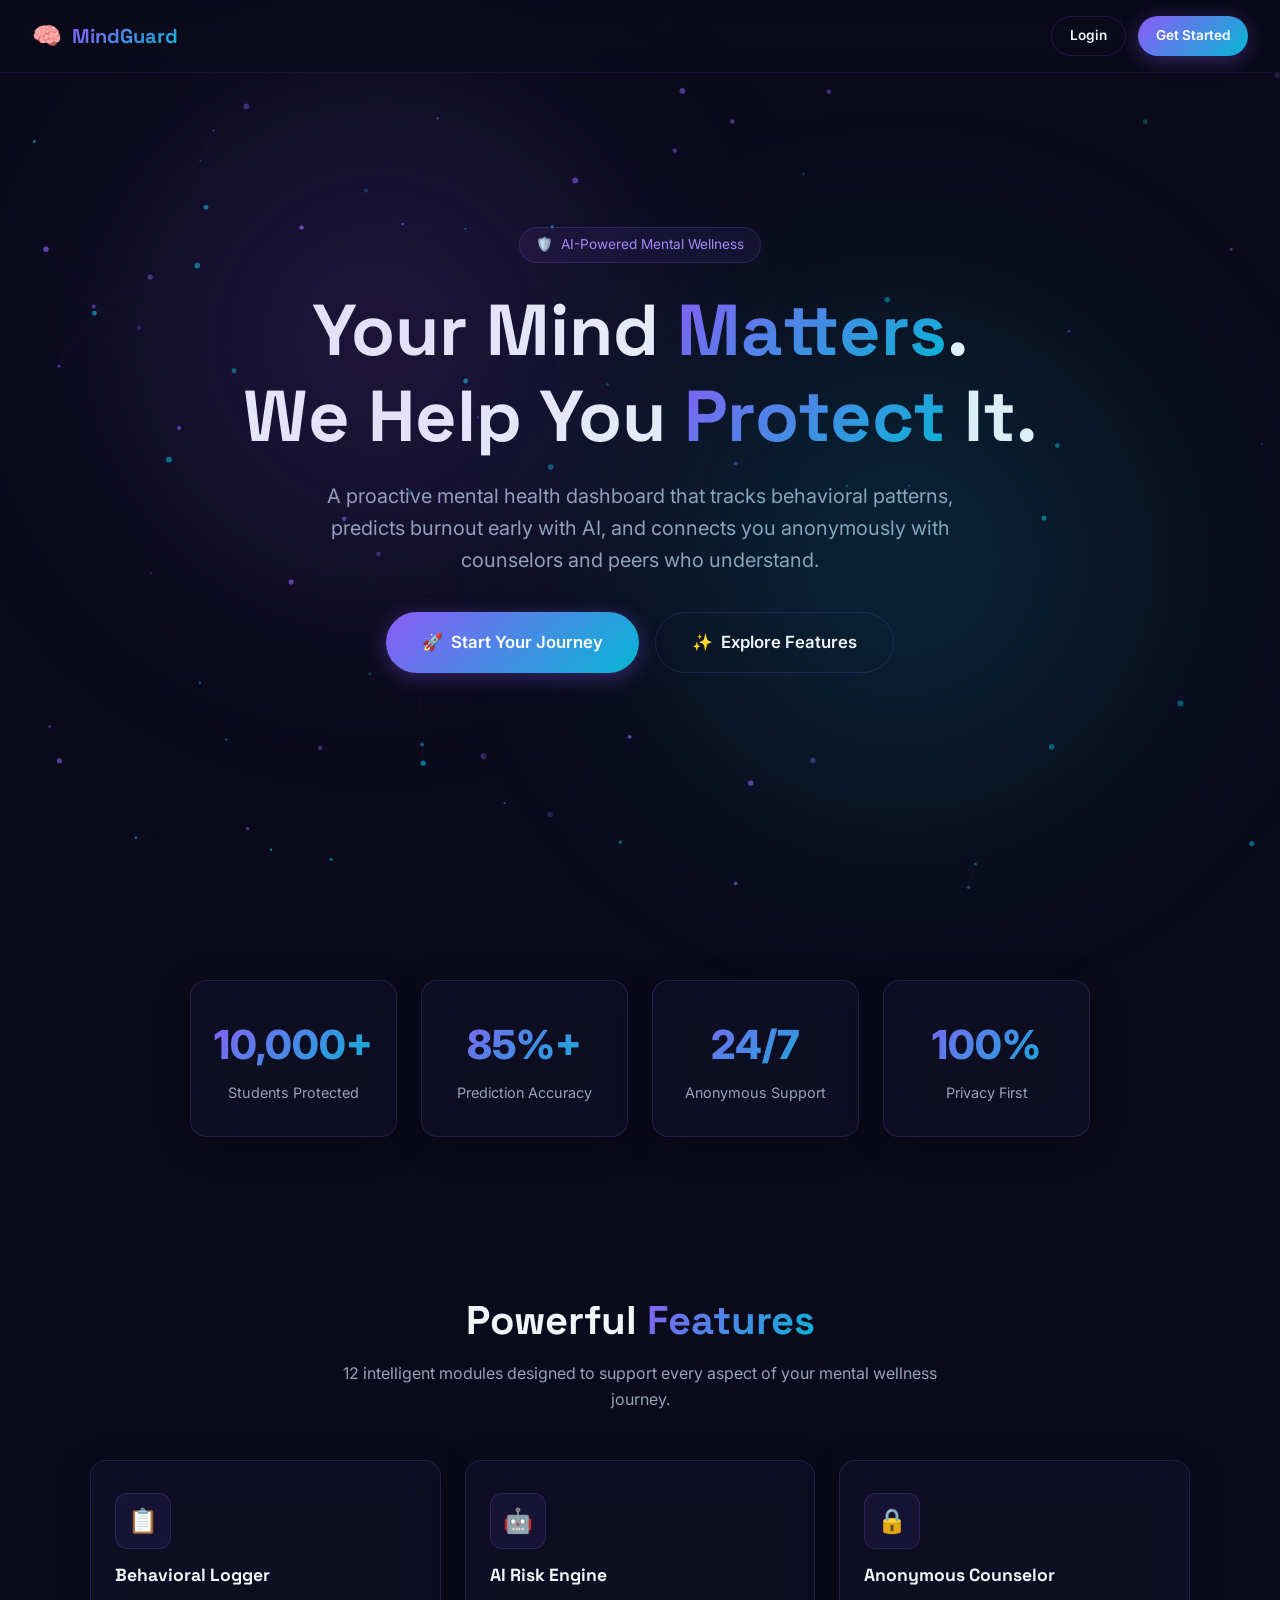
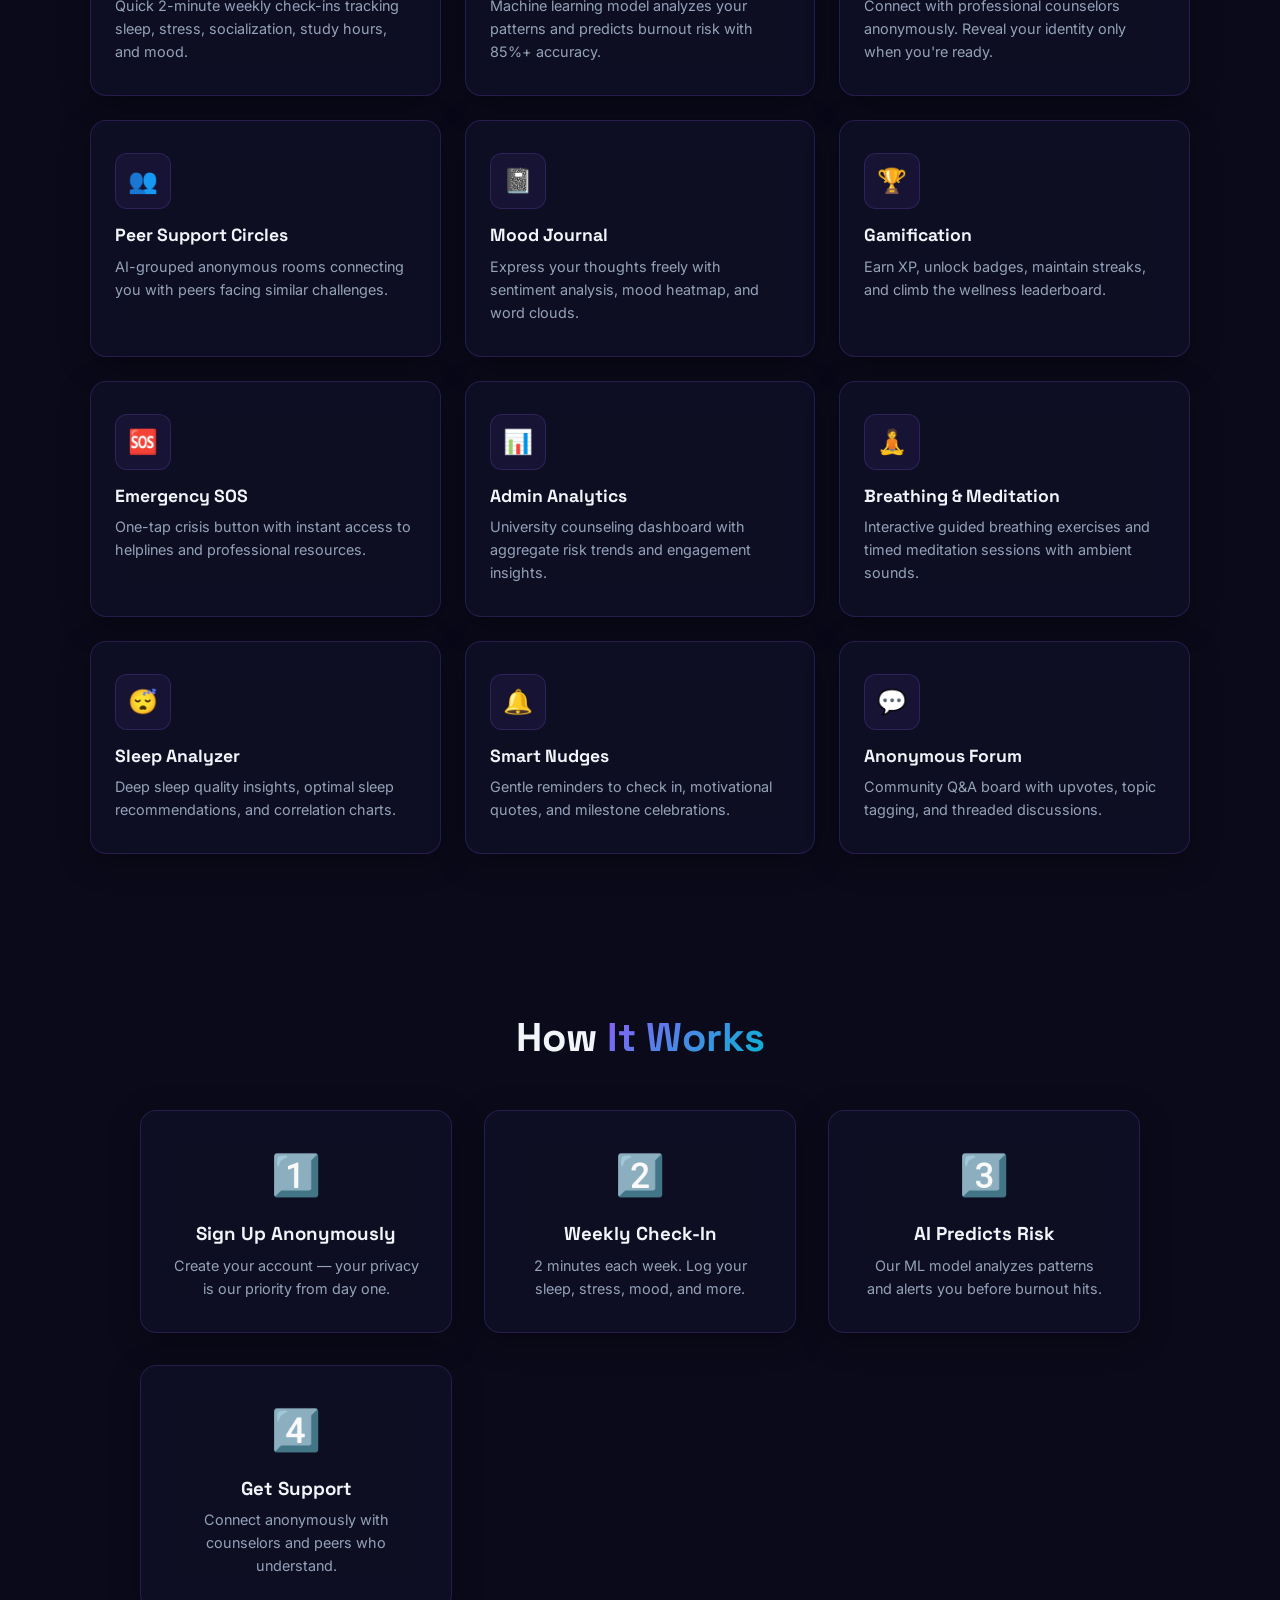
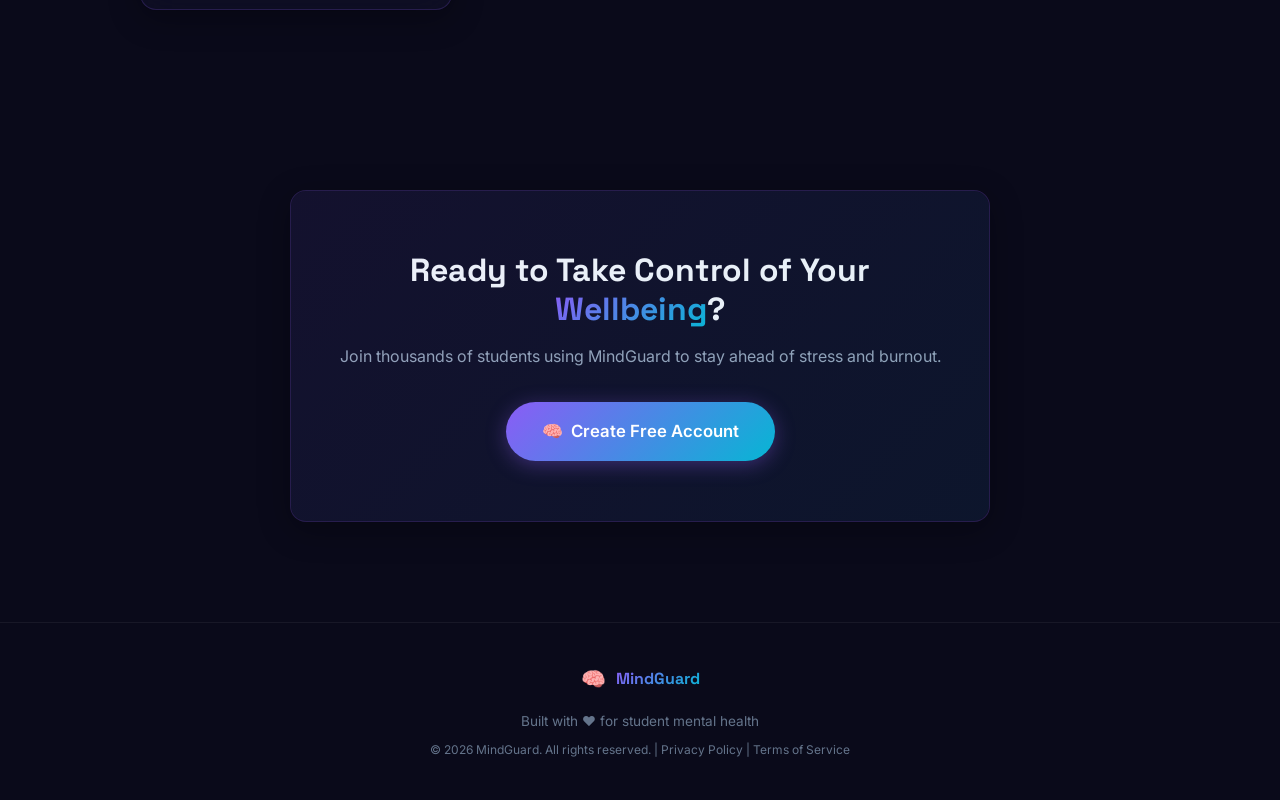
<file: frontend/index.html>
<!DOCTYPE html>
<html lang="en" data-theme="dark">
<head>
  <meta charset="UTF-8">
  <meta name="viewport" content="width=device-width, initial-scale=1.0">
  <meta name="description" content="MindGuard - AI-powered student mental health prediction portal. Track your wellness, predict burnout, and get anonymous support.">
  <title>MindGuard – Student Mental Health Portal</title>
  <link rel="stylesheet" href="css/style.css">
  <link rel="icon" href="data:image/svg+xml,<svg xmlns='http://www.w3.org/2000/svg' viewBox='0 0 100 100'><text y='.9em' font-size='90'>🧠</text></svg>">
</head>
<body>
  <!-- Particle Background -->
  <canvas id="particles-canvas"></canvas>

  <div class="landing-page">
    <!-- Navigation -->
    <nav style="position:fixed;top:0;left:0;right:0;z-index:100;padding:16px 32px;display:flex;align-items:center;justify-content:space-between;backdrop-filter:blur(12px);background:rgba(10,10,26,0.5);border-bottom:1px solid rgba(139,92,246,0.1);">
      <div style="display:flex;align-items:center;gap:10px;font-family:'Space Grotesk',sans-serif;font-weight:800;font-size:1.25rem;">
        <span style="font-size:1.5rem;">🧠</span>
        <span class="text-gradient">MindGuard</span>
      </div>
      <div style="display:flex;gap:12px;">
        <a href="login.html" class="btn btn-secondary btn-sm">Login</a>
        <a href="signup.html" class="btn btn-primary btn-sm">Get Started</a>
      </div>
    </nav>

    <!-- Hero Section -->
    <section class="hero">
      <div class="hero-glow hero-glow-1"></div>
      <div class="hero-glow hero-glow-2"></div>

      <div class="hero-badge">
        <span>🛡️</span>
        <span>AI-Powered Mental Wellness</span>
      </div>

      <h1>
        Your Mind <span class="text-gradient">Matters</span>.<br>
        We Help You <span class="text-gradient">Protect</span> It.
      </h1>

      <p>
        A proactive mental health dashboard that tracks behavioral patterns, predicts burnout early with AI,
        and connects you anonymously with counselors and peers who understand.
      </p>

      <div class="hero-buttons">
        <a href="signup.html" class="btn btn-primary btn-lg">
          <span>🚀</span> Start Your Journey
        </a>
        <a href="#features" class="btn btn-secondary btn-lg">
          <span>✨</span> Explore Features
        </a>
      </div>
    </section>

    <!-- Stats Section -->
    <section class="stats-section">
      <div class="stats-grid">
        <div class="stat-card glass-card animate-fadeInUp delay-1">
          <div class="stat-number" id="stat-students">10,000+</div>
          <div class="stat-label">Students Protected</div>
        </div>
        <div class="stat-card glass-card animate-fadeInUp delay-2">
          <div class="stat-number">85%+</div>
          <div class="stat-label">Prediction Accuracy</div>
        </div>
        <div class="stat-card glass-card animate-fadeInUp delay-3">
          <div class="stat-number">24/7</div>
          <div class="stat-label">Anonymous Support</div>
        </div>
        <div class="stat-card glass-card animate-fadeInUp delay-4">
          <div class="stat-number">100%</div>
          <div class="stat-label">Privacy First</div>
        </div>
      </div>
    </section>

    <!-- Features Section -->
    <section class="features-section" id="features">
      <h2>Powerful <span class="text-gradient">Features</span></h2>
      <p class="features-subtitle">
        12 intelligent modules designed to support every aspect of your mental wellness journey.
      </p>

      <div class="features-grid">
        <!-- F1 -->
        <div class="feature-card glass-card animate-fadeInUp delay-1">
          <div class="feature-icon">📋</div>
          <h3>Behavioral Logger</h3>
          <p>Quick 2-minute weekly check-ins tracking sleep, stress, socialization, study hours, and mood.</p>
        </div>
        <!-- F2 -->
        <div class="feature-card glass-card animate-fadeInUp delay-2">
          <div class="feature-icon">🤖</div>
          <h3>AI Risk Engine</h3>
          <p>Machine learning model analyzes your patterns and predicts burnout risk with 85%+ accuracy.</p>
        </div>
        <!-- F3 -->
        <div class="feature-card glass-card animate-fadeInUp delay-3">
          <div class="feature-icon">🔒</div>
          <h3>Anonymous Counselor</h3>
          <p>Connect with professional counselors anonymously. Reveal your identity only when you're ready.</p>
        </div>
        <!-- F4 -->
        <div class="feature-card glass-card animate-fadeInUp delay-4">
          <div class="feature-icon">👥</div>
          <h3>Peer Support Circles</h3>
          <p>AI-grouped anonymous rooms connecting you with peers facing similar challenges.</p>
        </div>
        <!-- F5 -->
        <div class="feature-card glass-card animate-fadeInUp delay-1">
          <div class="feature-icon">📓</div>
          <h3>Mood Journal</h3>
          <p>Express your thoughts freely with sentiment analysis, mood heatmap, and word clouds.</p>
        </div>
        <!-- F6 -->
        <div class="feature-card glass-card animate-fadeInUp delay-2">
          <div class="feature-icon">🏆</div>
          <h3>Gamification</h3>
          <p>Earn XP, unlock badges, maintain streaks, and climb the wellness leaderboard.</p>
        </div>
        <!-- F7 -->
        <div class="feature-card glass-card animate-fadeInUp delay-3">
          <div class="feature-icon">🆘</div>
          <h3>Emergency SOS</h3>
          <p>One-tap crisis button with instant access to helplines and professional resources.</p>
        </div>
        <!-- F8 -->
        <div class="feature-card glass-card animate-fadeInUp delay-4">
          <div class="feature-icon">📊</div>
          <h3>Admin Analytics</h3>
          <p>University counseling dashboard with aggregate risk trends and engagement insights.</p>
        </div>
        <!-- F9 -->
        <div class="feature-card glass-card animate-fadeInUp delay-1">
          <div class="feature-icon">🧘</div>
          <h3>Breathing & Meditation</h3>
          <p>Interactive guided breathing exercises and timed meditation sessions with ambient sounds.</p>
        </div>
        <!-- F10 -->
        <div class="feature-card glass-card animate-fadeInUp delay-2">
          <div class="feature-icon">😴</div>
          <h3>Sleep Analyzer</h3>
          <p>Deep sleep quality insights, optimal sleep recommendations, and correlation charts.</p>
        </div>
        <!-- F11 -->
        <div class="feature-card glass-card animate-fadeInUp delay-3">
          <div class="feature-icon">🔔</div>
          <h3>Smart Nudges</h3>
          <p>Gentle reminders to check in, motivational quotes, and milestone celebrations.</p>
        </div>
        <!-- F12 -->
        <div class="feature-card glass-card animate-fadeInUp delay-4">
          <div class="feature-icon">💬</div>
          <h3>Anonymous Forum</h3>
          <p>Community Q&A board with upvotes, topic tagging, and threaded discussions.</p>
        </div>
      </div>
    </section>

    <!-- How It Works -->
    <section style="padding:80px 24px;">
      <div class="container">
        <h2 style="text-align:center;font-size:2.5rem;margin-bottom:48px;">How <span class="text-gradient">It Works</span></h2>
        <div style="display:grid;grid-template-columns:repeat(auto-fit,minmax(250px,1fr));gap:32px;max-width:1000px;margin:0 auto;">
          <div class="glass-card" style="padding:32px;text-align:center;">
            <div style="font-size:2.5rem;margin-bottom:16px;">1️⃣</div>
            <h3 style="margin-bottom:8px;">Sign Up Anonymously</h3>
            <p style="color:var(--text-secondary);font-size:0.9rem;">Create your account — your privacy is our priority from day one.</p>
          </div>
          <div class="glass-card" style="padding:32px;text-align:center;">
            <div style="font-size:2.5rem;margin-bottom:16px;">2️⃣</div>
            <h3 style="margin-bottom:8px;">Weekly Check-In</h3>
            <p style="color:var(--text-secondary);font-size:0.9rem;">2 minutes each week. Log your sleep, stress, mood, and more.</p>
          </div>
          <div class="glass-card" style="padding:32px;text-align:center;">
            <div style="font-size:2.5rem;margin-bottom:16px;">3️⃣</div>
            <h3 style="margin-bottom:8px;">AI Predicts Risk</h3>
            <p style="color:var(--text-secondary);font-size:0.9rem;">Our ML model analyzes patterns and alerts you before burnout hits.</p>
          </div>
          <div class="glass-card" style="padding:32px;text-align:center;">
            <div style="font-size:2.5rem;margin-bottom:16px;">4️⃣</div>
            <h3 style="margin-bottom:8px;">Get Support</h3>
            <p style="color:var(--text-secondary);font-size:0.9rem;">Connect anonymously with counselors and peers who understand.</p>
          </div>
        </div>
      </div>
    </section>

    <!-- CTA Section -->
    <section class="cta-section">
      <div class="cta-box glass-card-static">
        <h2>Ready to Take Control of Your <span class="text-gradient">Wellbeing</span>?</h2>
        <p>Join thousands of students using MindGuard to stay ahead of stress and burnout.</p>
        <div class="hero-buttons">
          <a href="signup.html" class="btn btn-primary btn-lg">
            <span>🧠</span> Create Free Account
          </a>
        </div>
      </div>
    </section>

    <!-- Footer -->
    <footer style="padding:40px 24px;text-align:center;border-top:1px solid var(--border-subtle);">
      <div style="display:flex;align-items:center;justify-content:center;gap:10px;margin-bottom:16px;">
        <span style="font-size:1.25rem;">🧠</span>
        <span class="text-gradient" style="font-family:'Space Grotesk',sans-serif;font-weight:800;">MindGuard</span>
      </div>
      <p style="color:var(--text-muted);font-size:0.85rem;margin-bottom:8px;">
        Built with ❤️ for student mental health
      </p>
      <p style="color:var(--text-muted);font-size:0.75rem;">
        © 2026 MindGuard. All rights reserved. | 
        <a href="#" style="color:var(--text-muted);">Privacy Policy</a> | 
        <a href="#" style="color:var(--text-muted);">Terms of Service</a>
      </p>
    </footer>
  </div>

  <script src="js/particles.js"></script>
</body>
</html>
</file>
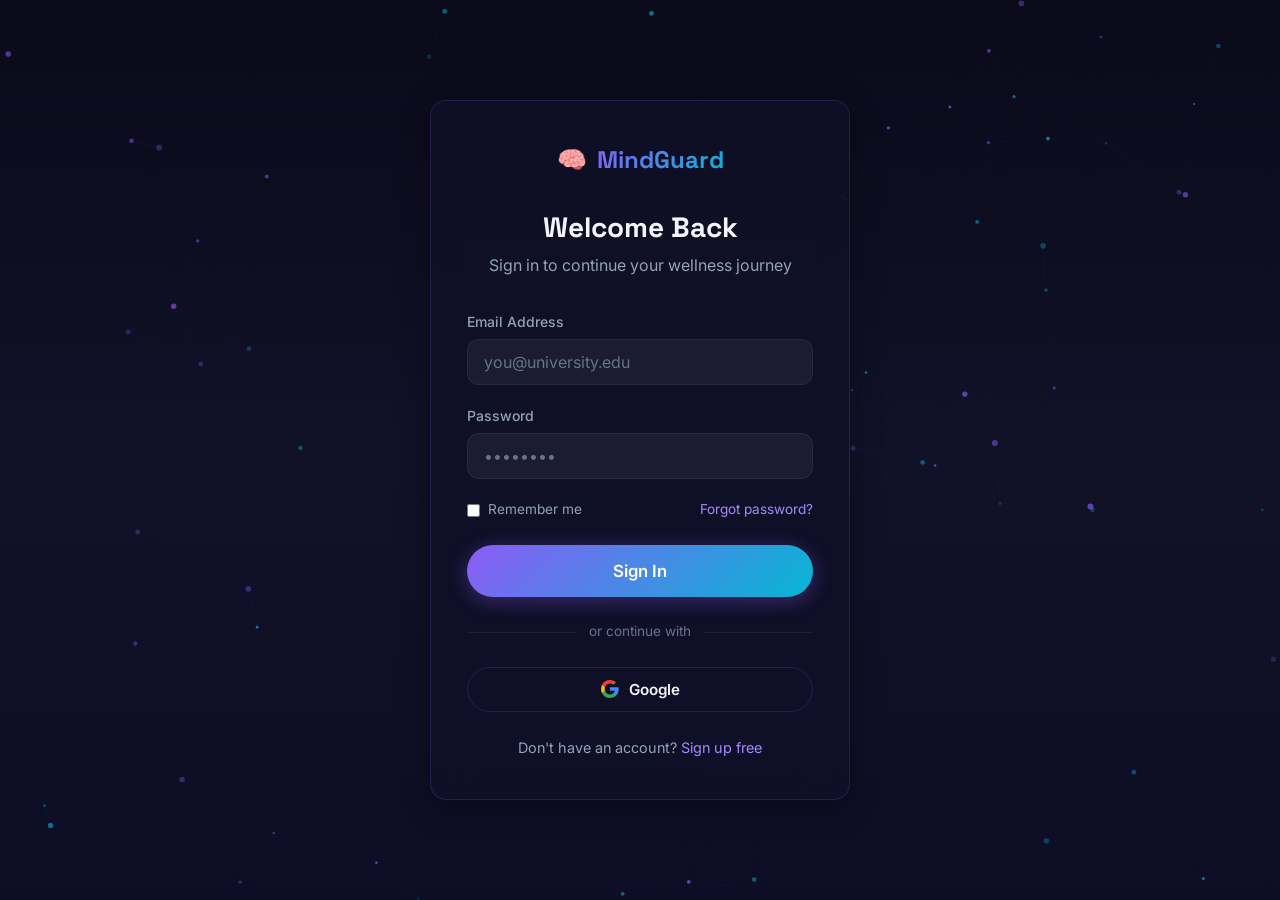
<file: frontend/login.html>
<!DOCTYPE html>
<html lang="en" data-theme="dark">

<head>
    <meta charset="UTF-8">
    <meta name="viewport" content="width=device-width, initial-scale=1.0">
    <title>Login – MindGuard</title>
    <link rel="stylesheet" href="css/style.css">
    <link rel="icon"
        href="data:image/svg+xml,<svg xmlns='http://www.w3.org/2000/svg' viewBox='0 0 100 100'><text y='.9em' font-size='90'>🧠</text></svg>">
</head>

<body>
    <canvas id="particles-canvas"></canvas>
    <div class="auth-page">
        <div class="auth-card glass-card-static">
            <div class="auth-logo">
                <span>🧠</span>
                <span class="text-gradient">MindGuard</span>
            </div>
            <h1>Welcome Back</h1>
            <p class="auth-subtitle">Sign in to continue your wellness journey</p>

            <form id="login-form" onsubmit="return handleLogin(event)">
                <div class="form-group">
                    <label class="form-label" for="email">Email Address</label>
                    <input type="email" id="email" class="form-input" placeholder="you@university.edu" required>
                </div>
                <div class="form-group">
                    <label class="form-label" for="password">Password</label>
                    <input type="password" id="password" class="form-input" placeholder="••••••••" required>
                </div>
                <div style="display:flex;justify-content:space-between;align-items:center;margin-bottom:24px;">
                    <label
                        style="display:flex;align-items:center;gap:8px;color:var(--text-secondary);font-size:0.85rem;cursor:pointer;">
                        <input type="checkbox" id="remember" style="accent-color:var(--primary);">
                        Remember me
                    </label>
                    <a href="#" style="font-size:0.85rem;">Forgot password?</a>
                </div>
                <button type="submit" class="btn btn-primary w-full btn-lg" id="login-btn">
                    Sign In
                </button>
            </form>

            <div class="auth-divider">or continue with</div>

            <button class="btn btn-google" id="google-login-btn" onclick="handleGoogleLogin()" style="gap:10px;">
                <svg width="18" height="18" viewBox="0 0 18 18" fill="none">
                    <path
                        d="M17.64 9.2c0-.637-.057-1.251-.164-1.84H9v3.481h4.844a4.14 4.14 0 0 1-1.796 2.716v2.259h2.908c1.702-1.567 2.684-3.875 2.684-6.615Z"
                        fill="#4285F4" />
                    <path
                        d="M9 18c2.43 0 4.467-.806 5.956-2.18l-2.908-2.259c-.806.54-1.837.86-3.048.86-2.344 0-4.328-1.584-5.036-3.711H.957v2.332A8.997 8.997 0 0 0 9 18Z"
                        fill="#34A853" />
                    <path
                        d="M3.964 10.71A5.41 5.41 0 0 1 3.682 9c0-.593.102-1.17.282-1.71V4.958H.957A8.997 8.997 0 0 0 0 9c0 1.452.348 2.827.957 4.042l3.007-2.332Z"
                        fill="#FBBC05" />
                    <path
                        d="M9 3.58c1.321 0 2.508.454 3.44 1.345l2.582-2.58C13.463.891 11.426 0 9 0A8.997 8.997 0 0 0 .957 4.958L3.964 7.29C4.672 5.163 6.656 3.58 9 3.58Z"
                        fill="#EA4335" />
                </svg>
                Google
            </button>

            <div class="auth-footer">
                Don't have an account? <a href="signup.html">Sign up free</a>
            </div>
        </div>
    </div>

    <div class="toast-container" id="toast-container"></div>

    <script src="https://accounts.google.com/gsi/client" async defer></script>
    <script src="js/api.js"></script>
    <script src="js/particles.js"></script>
    <script src="js/auth.js"></script>
    <script>
        async function handleLogin(e) {
            e.preventDefault();
            const btn = document.getElementById('login-btn');
            btn.innerHTML = '<div class="spinner" style="width:20px;height:20px;border-width:2px;"></div> Signing in...';
            btn.disabled = true;

            const email = document.getElementById('email').value.trim();
            const password = document.getElementById('password').value;

            if (!email || !password) {
                showToast('Please fill in all fields', 'error');
                btn.innerHTML = 'Sign In';
                btn.disabled = false;
                return;
            }

            try {
                const result = await Auth.login(email, password);
                if (result.success) {
                    showToast('Welcome back! Redirecting...', 'success');
                    // Redirect admin/counselor to admin dashboard
                    const user = result.user || Auth.getUser();
                    const dest = (user && (user.role === 'admin' || user.role === 'counselor'))
                        ? 'admin.html' : 'dashboard.html';
                    setTimeout(() => window.location.href = dest, 1000);
                    return; // Don't re-enable button, we're redirecting
                } else {
                    showToast(result.error || 'Invalid credentials', 'error');
                }
            } catch (err) {
                showToast('Login failed. Please try again.', 'error');
            }

            btn.innerHTML = 'Sign In';
            btn.disabled = false;
        }

        function handleGoogleLogin() {
            // Use Google Identity Services
            if (typeof google !== 'undefined' && google.accounts) {
                google.accounts.id.initialize({
                    client_id: '862920498498-vc0hn2lkq0hk7n7jtnh4m6hb03dskq49.apps.googleusercontent.com',
                    callback: handleGoogleCredential,
                    auto_select: false
                });
                google.accounts.id.prompt();
            } else {
                // Fallback: demo Google login
                demoGoogleLogin();
            }
        }

        function handleGoogleCredential(response) {
            // Decode JWT token from Google
            try {
                const payload = JSON.parse(atob(response.credential.split('.')[1]));
                const userData = {
                    name: payload.name || payload.email.split('@')[0],
                    email: payload.email,
                    password: 'google_oauth_' + payload.sub,
                    role: 'student'
                };

                // Try signup first, then login if exists
                Auth.signup(userData).then(result => {
                    if (result.success) {
                        showToast('Welcome! Redirecting...', 'success');
                        setTimeout(() => window.location.href = 'dashboard.html', 1000);
                    } else {
                        // Already registered, try login
                        Auth.login(userData.email, userData.password).then(loginResult => {
                            if (loginResult.success) {
                                showToast('Welcome back! Redirecting...', 'success');
                                setTimeout(() => window.location.href = 'dashboard.html', 1000);
                            } else {
                                demoGoogleLogin(payload);
                            }
                        });
                    }
                });
            } catch (e) {
                demoGoogleLogin();
            }
        }

        function demoGoogleLogin(payload = null) {
            const name = payload?.name || 'Google User';
            const email = payload?.email || 'google@demo.edu';
            const result = Auth.demoSignup({ name, email, password: 'google_demo', role: 'student' });
            if (result.success) {
                showToast('Signed in with Google! Redirecting...', 'success');
                setTimeout(() => window.location.href = 'dashboard.html', 1000);
            }
        }

        function showToast(message, type = 'info') {
            const container = document.getElementById('toast-container');
            const toast = document.createElement('div');
            const icons = { success: '✅', error: '❌', info: 'ℹ️' };
            toast.className = `toast toast-${type}`;
            toast.innerHTML = `<span>${icons[type] || 'ℹ️'}</span><span>${message}</span>`;
            container.appendChild(toast);
            setTimeout(() => { toast.style.opacity = '0'; toast.style.transform = 'translateX(60px)'; setTimeout(() => toast.remove(), 300); }, 3000);
        }
    </script>
</body>

</html>
</file>
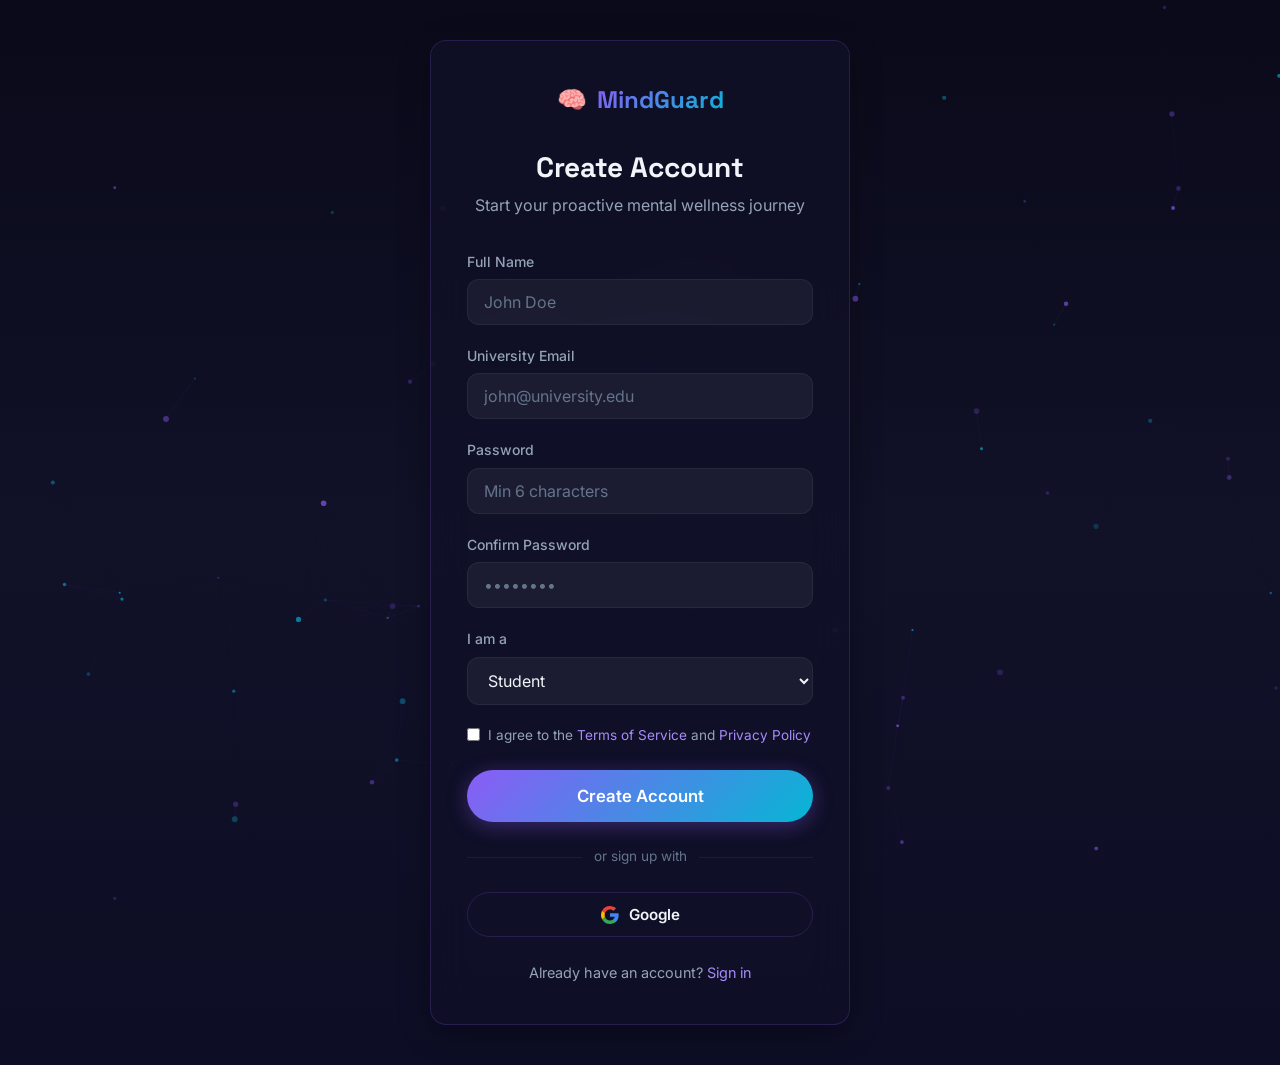
<file: frontend/signup.html>
<!DOCTYPE html>
<html lang="en" data-theme="dark">

<head>
    <meta charset="UTF-8">
    <meta name="viewport" content="width=device-width, initial-scale=1.0">
    <title>Sign Up – MindGuard</title>
    <link rel="stylesheet" href="css/style.css">
    <link rel="icon"
        href="data:image/svg+xml,<svg xmlns='http://www.w3.org/2000/svg' viewBox='0 0 100 100'><text y='.9em' font-size='90'>🧠</text></svg>">
</head>

<body>
    <canvas id="particles-canvas"></canvas>
    <div class="auth-page">
        <div class="auth-card glass-card-static">
            <div class="auth-logo">
                <span>🧠</span>
                <span class="text-gradient">MindGuard</span>
            </div>
            <h1>Create Account</h1>
            <p class="auth-subtitle">Start your proactive mental wellness journey</p>

            <form id="signup-form" onsubmit="return handleSignup(event)">
                <div class="form-group">
                    <label class="form-label" for="name">Full Name</label>
                    <input type="text" id="name" class="form-input" placeholder="John Doe" required>
                </div>
                <div class="form-group">
                    <label class="form-label" for="email">University Email</label>
                    <input type="email" id="email" class="form-input" placeholder="john@university.edu" required>
                </div>
                <div class="form-group">
                    <label class="form-label" for="password">Password</label>
                    <input type="password" id="password" class="form-input" placeholder="Min 6 characters" required
                        minlength="6">
                </div>
                <div class="form-group">
                    <label class="form-label" for="confirm-password">Confirm Password</label>
                    <input type="password" id="confirm-password" class="form-input" placeholder="••••••••" required>
                </div>
                <div class="form-group">
                    <label class="form-label" for="role">I am a</label>
                    <select id="role" class="form-input" required>
                        <option value="student">Student</option>
                        <option value="counselor">Counselor</option>
                    </select>
                </div>
                <div style="margin-bottom:24px;">
                    <label
                        style="display:flex;align-items:flex-start;gap:8px;color:var(--text-secondary);font-size:0.85rem;cursor:pointer;">
                        <input type="checkbox" id="agree" required style="accent-color:var(--primary);margin-top:3px;">
                        <span>I agree to the <a href="#">Terms of Service</a> and <a href="#">Privacy Policy</a></span>
                    </label>
                </div>
                <button type="submit" class="btn btn-primary w-full btn-lg" id="signup-btn">
                    Create Account
                </button>
            </form>

            <div class="auth-divider">or sign up with</div>

            <button class="btn btn-google" id="google-signup-btn" onclick="handleGoogleSignup()" style="gap:10px;">
                <svg width="18" height="18" viewBox="0 0 18 18" fill="none">
                    <path
                        d="M17.64 9.2c0-.637-.057-1.251-.164-1.84H9v3.481h4.844a4.14 4.14 0 0 1-1.796 2.716v2.259h2.908c1.702-1.567 2.684-3.875 2.684-6.615Z"
                        fill="#4285F4" />
                    <path
                        d="M9 18c2.43 0 4.467-.806 5.956-2.18l-2.908-2.259c-.806.54-1.837.86-3.048.86-2.344 0-4.328-1.584-5.036-3.711H.957v2.332A8.997 8.997 0 0 0 9 18Z"
                        fill="#34A853" />
                    <path
                        d="M3.964 10.71A5.41 5.41 0 0 1 3.682 9c0-.593.102-1.17.282-1.71V4.958H.957A8.997 8.997 0 0 0 0 9c0 1.452.348 2.827.957 4.042l3.007-2.332Z"
                        fill="#FBBC05" />
                    <path
                        d="M9 3.58c1.321 0 2.508.454 3.44 1.345l2.582-2.58C13.463.891 11.426 0 9 0A8.997 8.997 0 0 0 .957 4.958L3.964 7.29C4.672 5.163 6.656 3.58 9 3.58Z"
                        fill="#EA4335" />
                </svg>
                Google
            </button>

            <div class="auth-footer">
                Already have an account? <a href="login.html">Sign in</a>
            </div>
        </div>
    </div>

    <div class="toast-container" id="toast-container"></div>

    <script src="https://accounts.google.com/gsi/client" async defer></script>
    <script src="js/api.js"></script>
    <script src="js/particles.js"></script>
    <script src="js/auth.js"></script>
    <script>
        async function handleSignup(e) {
            e.preventDefault();
            const password = document.getElementById('password').value;
            const confirmPassword = document.getElementById('confirm-password').value;

            if (password !== confirmPassword) {
                showToast('Passwords do not match!', 'error');
                return false;
            }

            if (password.length < 6) {
                showToast('Password must be at least 6 characters', 'error');
                return false;
            }

            const btn = document.getElementById('signup-btn');
            btn.innerHTML = '<div class="spinner" style="width:20px;height:20px;border-width:2px;"></div> Creating account...';
            btn.disabled = true;

            const data = {
                name: document.getElementById('name').value.trim(),
                email: document.getElementById('email').value.trim(),
                password: password,
                role: document.getElementById('role').value
            };

            if (!data.name || !data.email) {
                showToast('Please fill in all fields', 'error');
                btn.innerHTML = 'Create Account';
                btn.disabled = false;
                return false;
            }

            try {
                const result = await Auth.signup(data);
                if (result.success) {
                    showToast('Account created! Redirecting...', 'success');
                    // Redirect admin/counselor to admin dashboard
                    const user = result.user || Auth.getUser();
                    const dest = (user && (user.role === 'admin' || user.role === 'counselor'))
                        ? 'admin.html' : 'dashboard.html';
                    setTimeout(() => window.location.href = dest, 1000);
                    return; // Don't re-enable button, we're redirecting
                } else {
                    showToast(result.error || 'Signup failed', 'error');
                }
            } catch (err) {
                showToast('Signup failed. Please try again.', 'error');
            }

            btn.innerHTML = 'Create Account';
            btn.disabled = false;
        }

        function handleGoogleSignup() {
            if (typeof google !== 'undefined' && google.accounts) {
                google.accounts.id.initialize({
                    client_id: '862920498498-vc0hn2lkq0hk7n7jtnh4m6hb03dskq49.apps.googleusercontent.com',
                    callback: handleGoogleCredential,
                    auto_select: false
                });
                google.accounts.id.prompt();
            } else {
                demoGoogleSignup();
            }
        }

        function handleGoogleCredential(response) {
            try {
                const payload = JSON.parse(atob(response.credential.split('.')[1]));
                const userData = {
                    name: payload.name || payload.email.split('@')[0],
                    email: payload.email,
                    password: 'google_oauth_' + payload.sub,
                    role: 'student'
                };
                Auth.signup(userData).then(result => {
                    if (result.success) {
                        showToast('Account created! Redirecting...', 'success');
                        setTimeout(() => window.location.href = 'dashboard.html', 1000);
                    } else {
                        Auth.login(userData.email, userData.password).then(r => {
                            if (r.success) {
                                showToast('Welcome back! Redirecting...', 'success');
                                setTimeout(() => window.location.href = 'dashboard.html', 1000);
                            } else { demoGoogleSignup(payload); }
                        });
                    }
                });
            } catch (e) { demoGoogleSignup(); }
        }

        function demoGoogleSignup(payload = null) {
            const name = payload?.name || 'Google User';
            const email = payload?.email || 'google@demo.edu';
            const result = Auth.demoSignup({ name, email, password: 'google_demo', role: 'student' });
            if (result.success) {
                showToast('Signed up with Google! Redirecting...', 'success');
                setTimeout(() => window.location.href = 'dashboard.html', 1000);
            }
        }

        function showToast(message, type = 'info') {
            const container = document.getElementById('toast-container');
            const toast = document.createElement('div');
            const icons = { success: '✅', error: '❌', info: 'ℹ️' };
            toast.className = `toast toast-${type}`;
            toast.innerHTML = `<span>${icons[type] || 'ℹ️'}</span><span>${message}</span>`;
            container.appendChild(toast);
            setTimeout(() => { toast.style.opacity = '0'; toast.style.transform = 'translateX(60px)'; setTimeout(() => toast.remove(), 300); }, 3000);
        }
    </script>
</body>

</html>
</file>
<file: frontend/css/style.css>
/* ============================================
   MindGuard – Design System
   Premium dark theme with glassmorphism
   ============================================ */

@import url('https://fonts.googleapis.com/css2?family=Inter:wght@300;400;500;600;700;800;900&family=Space+Grotesk:wght@300;400;500;600;700&display=swap');

/* ---- CSS Variables ---- */
:root {
  /* Primary palette */
  --primary: #8b5cf6;
  --primary-light: #a78bfa;
  --primary-dark: #7c3aed;
  --secondary: #06b6d4;
  --secondary-light: #22d3ee;
  --accent: #f472b6;
  --accent-green: #34d399;
  --accent-yellow: #fbbf24;
  --accent-red: #f87171;

  /* Backgrounds */
  --bg-primary: #0a0a1a;
  --bg-secondary: #111128;
  --bg-card: rgba(17, 17, 40, 0.7);
  --bg-card-hover: rgba(25, 25, 60, 0.8);
  --bg-glass: rgba(139, 92, 246, 0.08);
  --bg-input: rgba(255, 255, 255, 0.05);

  /* Text */
  --text-primary: #f1f5f9;
  --text-secondary: #94a3b8;
  --text-muted: #64748b;

  /* Borders */
  --border-glass: rgba(139, 92, 246, 0.2);
  --border-subtle: rgba(255, 255, 255, 0.06);

  /* Shadows */
  --shadow-glow: 0 0 30px rgba(139, 92, 246, 0.15);
  --shadow-card: 0 8px 32px rgba(0, 0, 0, 0.3);
  --shadow-elevated: 0 20px 60px rgba(0, 0, 0, 0.5);

  /* Gradients */
  --gradient-primary: linear-gradient(135deg, #8b5cf6, #06b6d4);
  --gradient-warm: linear-gradient(135deg, #f472b6, #fbbf24);
  --gradient-cool: linear-gradient(135deg, #06b6d4, #34d399);
  --gradient-danger: linear-gradient(135deg, #f87171, #f472b6);
  --gradient-bg: linear-gradient(180deg, #0a0a1a 0%, #111128 50%, #0d0d25 100%);

  /* Sizes */
  --sidebar-width: 260px;
  --header-height: 70px;
  --radius-sm: 8px;
  --radius-md: 12px;
  --radius-lg: 16px;
  --radius-xl: 24px;
  --radius-full: 9999px;

  /* Transitions */
  --transition-fast: 0.15s ease;
  --transition-base: 0.3s ease;
  --transition-slow: 0.5s ease;
  --transition-spring: 0.4s cubic-bezier(0.34, 1.56, 0.64, 1);
}

/* Light theme */
[data-theme="light"] {
  --bg-primary: #f8fafc;
  --bg-secondary: #f1f5f9;
  --bg-card: rgba(255, 255, 255, 0.8);
  --bg-card-hover: rgba(255, 255, 255, 0.95);
  --bg-glass: rgba(139, 92, 246, 0.05);
  --bg-input: rgba(0, 0, 0, 0.04);
  --text-primary: #0f172a;
  --text-secondary: #475569;
  --text-muted: #94a3b8;
  --border-glass: rgba(139, 92, 246, 0.15);
  --border-subtle: rgba(0, 0, 0, 0.06);
  --shadow-card: 0 8px 32px rgba(0, 0, 0, 0.08);
  --shadow-glow: 0 0 30px rgba(139, 92, 246, 0.1);
  --gradient-bg: linear-gradient(180deg, #f8fafc 0%, #f1f5f9 50%, #e2e8f0 100%);
}

/* ---- Reset & Base ---- */
*,
*::before,
*::after {
  margin: 0;
  padding: 0;
  box-sizing: border-box;
}

html {
  scroll-behavior: smooth;
  font-size: 16px;
}

body {
  font-family: 'Inter', -apple-system, BlinkMacSystemFont, sans-serif;
  background: var(--bg-primary);
  color: var(--text-primary);
  line-height: 1.6;
  overflow-x: hidden;
  min-height: 100vh;
}

h1,
h2,
h3,
h4,
h5,
h6 {
  font-family: 'Space Grotesk', 'Inter', sans-serif;
  font-weight: 700;
  line-height: 1.2;
}

a {
  text-decoration: none;
  color: var(--primary-light);
  transition: color var(--transition-fast);
}

a:hover {
  color: var(--secondary-light);
}

img {
  max-width: 100%;
  display: block;
}

input,
textarea,
select,
button {
  font-family: inherit;
  font-size: inherit;
}

/* ---- Utility Classes ---- */
.container {
  width: 100%;
  max-width: 1200px;
  margin: 0 auto;
  padding: 0 24px;
}

.text-gradient {
  background: var(--gradient-primary);
  -webkit-background-clip: text;
  -webkit-text-fill-color: transparent;
  background-clip: text;
}

.text-center {
  text-align: center;
}

.flex {
  display: flex;
}

.flex-col {
  flex-direction: column;
}

.items-center {
  align-items: center;
}

.justify-center {
  justify-content: center;
}

.justify-between {
  justify-content: space-between;
}

.gap-1 {
  gap: 8px;
}

.gap-2 {
  gap: 16px;
}

.gap-3 {
  gap: 24px;
}

.gap-4 {
  gap: 32px;
}

.grid {
  display: grid;
}

.w-full {
  width: 100%;
}

.hidden {
  display: none !important;
}

.mt-1 {
  margin-top: 8px;
}

.mt-2 {
  margin-top: 16px;
}

.mt-3 {
  margin-top: 24px;
}

.mt-4 {
  margin-top: 32px;
}

.mb-2 {
  margin-bottom: 16px;
}

.mb-3 {
  margin-bottom: 24px;
}

.mb-4 {
  margin-bottom: 32px;
}

.p-2 {
  padding: 16px;
}

.p-3 {
  padding: 24px;
}

.p-4 {
  padding: 32px;
}

/* ---- Glass Card ---- */
.glass-card {
  background: var(--bg-card);
  backdrop-filter: blur(20px);
  -webkit-backdrop-filter: blur(20px);
  border: 1px solid var(--border-glass);
  border-radius: var(--radius-lg);
  box-shadow: var(--shadow-card);
  transition: all var(--transition-base);
}

.glass-card:hover {
  background: var(--bg-card-hover);
  box-shadow: var(--shadow-glow);
  transform: translateY(-2px);
}

.glass-card-static {
  background: var(--bg-card);
  backdrop-filter: blur(20px);
  -webkit-backdrop-filter: blur(20px);
  border: 1px solid var(--border-glass);
  border-radius: var(--radius-lg);
  box-shadow: var(--shadow-card);
}

/* ---- Buttons ---- */
.btn {
  display: inline-flex;
  align-items: center;
  justify-content: center;
  gap: 8px;
  padding: 12px 28px;
  border: none;
  border-radius: var(--radius-full);
  font-weight: 600;
  font-size: 0.95rem;
  cursor: pointer;
  transition: all var(--transition-base);
  position: relative;
  overflow: hidden;
  white-space: nowrap;
}

.btn::after {
  content: '';
  position: absolute;
  inset: 0;
  background: rgba(255, 255, 255, 0.1);
  opacity: 0;
  transition: opacity var(--transition-fast);
}

.btn:hover::after {
  opacity: 1;
}

.btn-primary {
  background: var(--gradient-primary);
  color: white;
  box-shadow: 0 4px 20px rgba(139, 92, 246, 0.35);
}

.btn-primary:hover {
  box-shadow: 0 6px 30px rgba(139, 92, 246, 0.5);
  transform: translateY(-2px);
}

.btn-secondary {
  background: transparent;
  color: var(--text-primary);
  border: 1.5px solid var(--border-glass);
}

.btn-secondary:hover {
  border-color: var(--primary);
  background: var(--bg-glass);
}

.btn-danger {
  background: var(--gradient-danger);
  color: white;
  box-shadow: 0 4px 20px rgba(248, 113, 113, 0.35);
}

.btn-success {
  background: var(--gradient-cool);
  color: white;
}

.btn-sm {
  padding: 8px 18px;
  font-size: 0.85rem;
}

.btn-lg {
  padding: 16px 36px;
  font-size: 1.05rem;
}

/* Ripple effect */
.ripple {
  position: absolute;
  border-radius: 50%;
  background: rgba(255, 255, 255, 0.3);
  transform: scale(0);
  animation: ripple-anim 0.6s ease-out;
  pointer-events: none;
}

@keyframes ripple-anim {
  to {
    transform: scale(4);
    opacity: 0;
  }
}

/* ---- Form Elements ---- */
.form-group {
  display: flex;
  flex-direction: column;
  gap: 6px;
  margin-bottom: 20px;
}

.form-label {
  color: var(--text-secondary);
  font-size: 0.875rem;
  font-weight: 500;
}

.form-input {
  padding: 12px 16px;
  background: var(--bg-input);
  border: 1.5px solid var(--border-subtle);
  border-radius: var(--radius-md);
  color: var(--text-primary);
  transition: all var(--transition-fast);
  outline: none;
}

.form-input:focus {
  border-color: var(--primary);
  box-shadow: 0 0 0 3px rgba(139, 92, 246, 0.15);
}

.form-input::placeholder {
  color: var(--text-muted);
}

textarea.form-input {
  resize: vertical;
  min-height: 100px;
}

/* Range Slider */
.range-slider {
  -webkit-appearance: none;
  appearance: none;
  width: 100%;
  height: 6px;
  border-radius: 3px;
  background: linear-gradient(to right, var(--primary), var(--secondary));
  opacity: 0.85;
  outline: none;
  transition: opacity var(--transition-fast);
}

.range-slider:hover {
  opacity: 1;
}

.range-slider::-webkit-slider-thumb {
  -webkit-appearance: none;
  width: 20px;
  height: 20px;
  border-radius: 50%;
  background: white;
  cursor: pointer;
  box-shadow: 0 2px 8px rgba(0, 0, 0, 0.3);
  transition: transform var(--transition-spring);
}

.range-slider::-webkit-slider-thumb:hover {
  transform: scale(1.2);
}

/* ---- Badge / Tag ---- */
.badge {
  display: inline-flex;
  align-items: center;
  padding: 4px 12px;
  border-radius: var(--radius-full);
  font-size: 0.75rem;
  font-weight: 600;
  text-transform: uppercase;
  letter-spacing: 0.05em;
}

.badge-low {
  background: rgba(52, 211, 153, 0.15);
  color: var(--accent-green);
}

.badge-medium {
  background: rgba(251, 191, 36, 0.15);
  color: var(--accent-yellow);
}

.badge-high {
  background: rgba(248, 113, 113, 0.15);
  color: var(--accent-red);
}

.badge-info {
  background: rgba(6, 182, 212, 0.15);
  color: var(--secondary);
}

.badge-purple {
  background: rgba(139, 92, 246, 0.15);
  color: var(--primary-light);
}

.tag {
  display: inline-flex;
  padding: 4px 10px;
  border-radius: var(--radius-sm);
  font-size: 0.75rem;
  background: var(--bg-glass);
  color: var(--text-secondary);
  border: 1px solid var(--border-subtle);
}

/* ---- Landing Page ---- */
#particles-canvas {
  position: fixed;
  inset: 0;
  z-index: 0;
  pointer-events: none;
}

.landing-page {
  position: relative;
  z-index: 1;
}

.hero {
  min-height: 100vh;
  display: flex;
  flex-direction: column;
  align-items: center;
  justify-content: center;
  text-align: center;
  padding: 40px 24px;
  position: relative;
}

.hero-badge {
  display: inline-flex;
  align-items: center;
  gap: 8px;
  padding: 6px 16px;
  background: var(--bg-glass);
  border: 1px solid var(--border-glass);
  border-radius: var(--radius-full);
  font-size: 0.85rem;
  color: var(--primary-light);
  margin-bottom: 24px;
  animation: fadeInDown 0.6s ease;
}

.hero h1 {
  font-size: clamp(2.5rem, 6vw, 4.5rem);
  font-weight: 900;
  margin-bottom: 20px;
  animation: fadeInUp 0.8s ease;
}

.hero p {
  font-size: clamp(1rem, 2vw, 1.25rem);
  color: var(--text-secondary);
  max-width: 640px;
  margin-bottom: 36px;
  animation: fadeInUp 1s ease;
}

.hero-buttons {
  display: flex;
  gap: 16px;
  flex-wrap: wrap;
  justify-content: center;
  animation: fadeInUp 1.2s ease;
}

.hero-glow {
  position: absolute;
  width: 500px;
  height: 500px;
  border-radius: 50%;
  filter: blur(120px);
  opacity: 0.15;
  pointer-events: none;
}

.hero-glow-1 {
  background: var(--primary);
  top: 10%;
  left: 10%;
}

.hero-glow-2 {
  background: var(--secondary);
  bottom: 10%;
  right: 10%;
}

/* Stats */
.stats-section {
  padding: 80px 24px;
}

.stats-grid {
  display: grid;
  grid-template-columns: repeat(auto-fit, minmax(200px, 1fr));
  gap: 24px;
  max-width: 900px;
  margin: 0 auto;
}

.stat-card {
  text-align: center;
  padding: 32px 20px;
}

.stat-number {
  font-size: 2.5rem;
  font-weight: 800;
  background: var(--gradient-primary);
  -webkit-background-clip: text;
  -webkit-text-fill-color: transparent;
  background-clip: text;
}

.stat-label {
  color: var(--text-secondary);
  font-size: 0.9rem;
  margin-top: 4px;
}

/* Features Grid */
.features-section {
  padding: 80px 24px;
}

.features-section h2 {
  text-align: center;
  font-size: 2.5rem;
  margin-bottom: 16px;
}

.features-subtitle {
  text-align: center;
  color: var(--text-secondary);
  max-width: 600px;
  margin: 0 auto 48px;
}

.features-grid {
  display: grid;
  grid-template-columns: repeat(auto-fit, minmax(280px, 1fr));
  gap: 24px;
  max-width: 1100px;
  margin: 0 auto;
}

.feature-card {
  padding: 32px 24px;
  cursor: default;
}

.feature-icon {
  width: 56px;
  height: 56px;
  border-radius: var(--radius-md);
  display: flex;
  align-items: center;
  justify-content: center;
  font-size: 1.5rem;
  margin-bottom: 16px;
  background: var(--bg-glass);
  border: 1px solid var(--border-glass);
}

.feature-card h3 {
  font-size: 1.1rem;
  margin-bottom: 8px;
  color: var(--text-primary);
}

.feature-card p {
  font-size: 0.9rem;
  color: var(--text-secondary);
  line-height: 1.6;
}

/* CTA Section */
.cta-section {
  padding: 100px 24px;
  text-align: center;
}

.cta-box {
  max-width: 700px;
  margin: 0 auto;
  padding: 60px 40px;
  position: relative;
  overflow: hidden;
}

.cta-box::before {
  content: '';
  position: absolute;
  inset: 0;
  background: var(--gradient-primary);
  opacity: 0.05;
  border-radius: var(--radius-lg);
}

.cta-box h2 {
  font-size: 2rem;
  margin-bottom: 16px;
}

.cta-box p {
  color: var(--text-secondary);
  margin-bottom: 32px;
}

/* ---- Auth Pages ---- */
.auth-page {
  min-height: 100vh;
  display: flex;
  align-items: center;
  justify-content: center;
  padding: 40px 24px;
  background: var(--gradient-bg);
}

.auth-card {
  width: 100%;
  max-width: 420px;
  padding: 40px 36px;
}

.auth-card h1 {
  font-size: 1.75rem;
  margin-bottom: 8px;
  text-align: center;
}

.auth-card .auth-subtitle {
  color: var(--text-secondary);
  text-align: center;
  margin-bottom: 32px;
}

.auth-divider {
  display: flex;
  align-items: center;
  gap: 12px;
  margin: 24px 0;
  color: var(--text-muted);
  font-size: 0.85rem;
}

.auth-divider::before,
.auth-divider::after {
  content: '';
  flex: 1;
  height: 1px;
  background: var(--border-subtle);
}

.auth-footer {
  text-align: center;
  margin-top: 24px;
  color: var(--text-secondary);
  font-size: 0.9rem;
}

.auth-logo {
  display: flex;
  align-items: center;
  justify-content: center;
  gap: 10px;
  margin-bottom: 32px;
  font-size: 1.5rem;
  font-weight: 800;
  font-family: 'Space Grotesk', sans-serif;
}

/* ---- Dashboard Layout ---- */
.dashboard-layout {
  display: flex;
  min-height: 100vh;
}

/* Sidebar */
.sidebar {
  width: var(--sidebar-width);
  background: var(--bg-secondary);
  border-right: 1px solid var(--border-subtle);
  padding: 24px 0;
  position: fixed;
  top: 0;
  left: 0;
  bottom: 0;
  display: flex;
  flex-direction: column;
  z-index: 100;
  transition: transform var(--transition-base);
}

.sidebar-logo {
  display: flex;
  align-items: center;
  gap: 10px;
  padding: 0 24px 24px;
  font-size: 1.25rem;
  font-weight: 800;
  font-family: 'Space Grotesk', sans-serif;
  color: var(--text-primary);
  border-bottom: 1px solid var(--border-subtle);
  margin-bottom: 16px;
}

.sidebar-nav {
  flex: 1;
  overflow-y: auto;
  padding: 0 12px;
}

.nav-section-title {
  font-size: 0.7rem;
  text-transform: uppercase;
  letter-spacing: 0.1em;
  color: var(--text-muted);
  padding: 16px 12px 8px;
  font-weight: 600;
}

.nav-item {
  display: flex;
  align-items: center;
  gap: 12px;
  padding: 10px 14px;
  border-radius: var(--radius-md);
  color: var(--text-secondary);
  font-size: 0.9rem;
  font-weight: 500;
  cursor: pointer;
  transition: all var(--transition-fast);
  margin-bottom: 2px;
  border: none;
  background: none;
  width: 100%;
  text-align: left;
}

.nav-item:hover {
  background: var(--bg-glass);
  color: var(--text-primary);
}

.nav-item.active {
  background: var(--gradient-primary);
  color: white;
  box-shadow: 0 4px 15px rgba(139, 92, 246, 0.3);
}

.nav-item-icon {
  width: 20px;
  text-align: center;
  font-size: 1rem;
}

.sidebar-footer {
  padding: 16px 24px;
  border-top: 1px solid var(--border-subtle);
}

/* Main Content */
.main-content {
  flex: 1;
  margin-left: var(--sidebar-width);
  min-height: 100vh;
  background: var(--gradient-bg);
}

/* Header */
.dashboard-header {
  height: var(--header-height);
  display: flex;
  align-items: center;
  justify-content: space-between;
  padding: 0 32px;
  border-bottom: 1px solid var(--border-subtle);
  background: rgba(10, 10, 26, 0.6);
  backdrop-filter: blur(12px);
  position: sticky;
  top: 0;
  z-index: 50;
}

.header-left {
  display: flex;
  align-items: center;
  gap: 16px;
}

.header-left h2 {
  font-size: 1.25rem;
  font-weight: 600;
}

.header-right {
  display: flex;
  align-items: center;
  gap: 16px;
}

.header-streak {
  display: flex;
  align-items: center;
  gap: 6px;
  padding: 6px 14px;
  background: rgba(251, 191, 36, 0.1);
  border: 1px solid rgba(251, 191, 36, 0.2);
  border-radius: var(--radius-full);
  font-size: 0.85rem;
  color: var(--accent-yellow);
  font-weight: 600;
}

.theme-toggle {
  width: 40px;
  height: 40px;
  border-radius: 50%;
  border: 1px solid var(--border-subtle);
  background: var(--bg-glass);
  color: var(--text-secondary);
  cursor: pointer;
  display: flex;
  align-items: center;
  justify-content: center;
  font-size: 1.1rem;
  transition: all var(--transition-fast);
}

.theme-toggle:hover {
  border-color: var(--primary);
  color: var(--primary);
}

.header-avatar {
  width: 36px;
  height: 36px;
  border-radius: 50%;
  background: var(--gradient-primary);
  display: flex;
  align-items: center;
  justify-content: center;
  color: white;
  font-weight: 700;
  font-size: 0.85rem;
  cursor: pointer;
}

.notification-btn {
  position: relative;
  width: 40px;
  height: 40px;
  border-radius: 50%;
  border: 1px solid var(--border-subtle);
  background: var(--bg-glass);
  color: var(--text-secondary);
  cursor: pointer;
  display: flex;
  align-items: center;
  justify-content: center;
  font-size: 1.1rem;
  transition: all var(--transition-fast);
}

.notification-btn:hover {
  border-color: var(--primary);
  color: var(--primary);
}

.notification-dot {
  position: absolute;
  top: 8px;
  right: 8px;
  width: 8px;
  height: 8px;
  background: var(--accent-red);
  border-radius: 50%;
  animation: pulse-dot 2s infinite;
}

/* Content Area */
.content-area {
  padding: 32px;
}

.page-section {
  display: none;
}

.page-section.active {
  display: block;
}

/* ---- Feature: Check-in (F1) ---- */
.checkin-grid {
  display: grid;
  grid-template-columns: repeat(auto-fit, minmax(280px, 1fr));
  gap: 24px;
}

.checkin-metric {
  padding: 24px;
}

.checkin-metric label {
  display: flex;
  justify-content: space-between;
  align-items: center;
  margin-bottom: 14px;
  font-weight: 500;
  color: var(--text-primary);
}

.checkin-metric .metric-value {
  font-weight: 700;
  color: var(--primary-light);
  font-size: 1.1rem;
}

.mood-picker {
  display: flex;
  gap: 12px;
  justify-content: center;
  flex-wrap: wrap;
}

.mood-option {
  width: 56px;
  height: 56px;
  border-radius: 50%;
  border: 2px solid var(--border-subtle);
  background: var(--bg-glass);
  font-size: 1.75rem;
  cursor: pointer;
  transition: all var(--transition-spring);
  display: flex;
  align-items: center;
  justify-content: center;
}

.mood-option:hover {
  transform: scale(1.15);
  border-color: var(--primary);
}

.mood-option.selected {
  border-color: var(--primary);
  background: rgba(139, 92, 246, 0.2);
  transform: scale(1.2);
  box-shadow: 0 0 20px rgba(139, 92, 246, 0.3);
}

/* ---- Feature: Trends (F2) ---- */
.risk-gauge-container {
  display: flex;
  flex-direction: column;
  align-items: center;
  padding: 32px;
  gap: 16px;
}

.risk-gauge {
  position: relative;
  width: 180px;
  height: 180px;
}

.risk-gauge svg {
  transform: rotate(-90deg);
}

.risk-gauge-circle-bg {
  fill: none;
  stroke: var(--border-subtle);
  stroke-width: 10;
}

.risk-gauge-circle {
  fill: none;
  stroke-width: 10;
  stroke-linecap: round;
  transition: stroke-dashoffset 1s ease, stroke 0.3s ease;
}

.risk-gauge-text {
  position: absolute;
  inset: 0;
  display: flex;
  flex-direction: column;
  align-items: center;
  justify-content: center;
}

.risk-score-number {
  font-size: 2.5rem;
  font-weight: 800;
  font-family: 'Space Grotesk', sans-serif;
}

.risk-score-label {
  font-size: 0.85rem;
  color: var(--text-secondary);
}

.trends-chart-container {
  padding: 24px;
  min-height: 300px;
}

/* ---- Feature: Chat (F3, F4) ---- */
.chat-container {
  display: flex;
  flex-direction: column;
  height: 500px;
  overflow: hidden;
}

.chat-messages {
  flex: 1;
  overflow-y: auto;
  padding: 20px;
  display: flex;
  flex-direction: column;
  gap: 12px;
}

.chat-bubble {
  max-width: 70%;
  padding: 12px 16px;
  border-radius: var(--radius-lg);
  font-size: 0.9rem;
  line-height: 1.5;
  animation: fadeInUp 0.3s ease;
}

.chat-bubble.sent {
  align-self: flex-end;
  background: var(--gradient-primary);
  color: white;
  border-bottom-right-radius: 4px;
}

.chat-bubble.received {
  align-self: flex-start;
  background: var(--bg-glass);
  border: 1px solid var(--border-glass);
  border-bottom-left-radius: 4px;
}

.chat-sender {
  font-size: 0.75rem;
  font-weight: 600;
  color: var(--primary-light);
  margin-bottom: 4px;
}

.chat-input-area {
  display: flex;
  gap: 12px;
  padding: 16px 20px;
  border-top: 1px solid var(--border-subtle);
}

.chat-input-area input {
  flex: 1;
}

/* ---- Feature: Journal (F5) ---- */
.journal-heatmap {
  display: grid;
  grid-template-columns: repeat(7, 1fr);
  gap: 4px;
  max-width: 400px;
}

.heatmap-cell {
  width: 100%;
  aspect-ratio: 1;
  border-radius: 3px;
  background: var(--bg-glass);
  transition: background var(--transition-fast);
}

.heatmap-cell[data-level="1"] {
  background: rgba(139, 92, 246, 0.2);
}

.heatmap-cell[data-level="2"] {
  background: rgba(139, 92, 246, 0.4);
}

.heatmap-cell[data-level="3"] {
  background: rgba(139, 92, 246, 0.6);
}

.heatmap-cell[data-level="4"] {
  background: rgba(139, 92, 246, 0.8);
}

/* ---- Feature: Gamification (F6) ---- */
.xp-bar-container {
  position: relative;
  height: 24px;
  background: var(--bg-glass);
  border-radius: var(--radius-full);
  overflow: hidden;
  border: 1px solid var(--border-subtle);
}

.xp-bar-fill {
  height: 100%;
  background: var(--gradient-primary);
  border-radius: var(--radius-full);
  transition: width 1s ease;
  position: relative;
}

.xp-bar-fill::after {
  content: '';
  position: absolute;
  inset: 0;
  background: linear-gradient(90deg, transparent, rgba(255, 255, 255, 0.2), transparent);
  animation: xp-shimmer 2s infinite;
}

@keyframes xp-shimmer {
  0% {
    transform: translateX(-100%);
  }

  100% {
    transform: translateX(100%);
  }
}

.badges-grid {
  display: grid;
  grid-template-columns: repeat(auto-fit, minmax(140px, 1fr));
  gap: 16px;
}

.badge-card {
  display: flex;
  flex-direction: column;
  align-items: center;
  padding: 24px 16px;
  text-align: center;
  cursor: default;
}

.badge-icon {
  font-size: 2.5rem;
  margin-bottom: 10px;
}

.badge-name {
  font-size: 0.85rem;
  font-weight: 600;
  color: var(--text-primary);
}

.badge-card.locked {
  opacity: 0.35;
  filter: grayscale(1);
}

.streak-display {
  display: flex;
  align-items: center;
  gap: 12px;
  font-size: 3rem;
  font-weight: 900;
  font-family: 'Space Grotesk', sans-serif;
}

.streak-fire {
  animation: fire-pulse 1s ease-in-out infinite alternate;
}

@keyframes fire-pulse {
  from {
    transform: scale(1);
    filter: brightness(1);
  }

  to {
    transform: scale(1.15);
    filter: brightness(1.3);
  }
}

/* ---- Feature: SOS (F7) ---- */
.sos-button {
  width: 120px;
  height: 120px;
  border-radius: 50%;
  background: var(--gradient-danger);
  border: none;
  color: white;
  font-size: 1.75rem;
  font-weight: 800;
  cursor: pointer;
  position: relative;
  box-shadow: 0 0 40px rgba(248, 113, 113, 0.4);
  transition: all var(--transition-base);
}

.sos-button::before {
  content: '';
  position: absolute;
  inset: -8px;
  border-radius: 50%;
  border: 2px solid rgba(248, 113, 113, 0.3);
  animation: sos-pulse 2s ease-in-out infinite;
}

.sos-button:hover {
  transform: scale(1.05);
  box-shadow: 0 0 60px rgba(248, 113, 113, 0.6);
}

@keyframes sos-pulse {

  0%,
  100% {
    transform: scale(1);
    opacity: 1;
  }

  50% {
    transform: scale(1.3);
    opacity: 0;
  }
}

/* ---- Feature: Breathing (F9) ---- */
.breathing-circle-container {
  display: flex;
  flex-direction: column;
  align-items: center;
  justify-content: center;
  gap: 32px;
  padding: 60px 20px;
}

.breathing-circle {
  width: 200px;
  height: 200px;
  border-radius: 50%;
  background: var(--gradient-primary);
  opacity: 0.7;
  display: flex;
  align-items: center;
  justify-content: center;
  color: white;
  font-size: 1.25rem;
  font-weight: 600;
  box-shadow: 0 0 60px rgba(139, 92, 246, 0.3);
}

.breathing-circle.inhale {
  animation: breathe-in 4s ease-in-out forwards;
}

.breathing-circle.exhale {
  animation: breathe-out 4s ease-in-out forwards;
}

@keyframes breathe-in {
  from {
    transform: scale(0.6);
    opacity: 0.4;
  }

  to {
    transform: scale(1.2);
    opacity: 0.9;
  }
}

@keyframes breathe-out {
  from {
    transform: scale(1.2);
    opacity: 0.9;
  }

  to {
    transform: scale(0.6);
    opacity: 0.4;
  }
}

/* ---- Feature: Forum (F12) ---- */
.forum-post {
  padding: 20px 24px;
  margin-bottom: 12px;
  cursor: pointer;
}

.forum-post-header {
  display: flex;
  align-items: center;
  gap: 12px;
  margin-bottom: 10px;
}

.forum-post-avatar {
  width: 32px;
  height: 32px;
  border-radius: 50%;
  background: var(--gradient-primary);
  display: flex;
  align-items: center;
  justify-content: center;
  color: white;
  font-size: 0.75rem;
  font-weight: 700;
}

.forum-post-meta {
  font-size: 0.8rem;
  color: var(--text-muted);
}

.forum-post h3 {
  font-size: 1rem;
  margin-bottom: 6px;
}

.forum-post p {
  font-size: 0.9rem;
  color: var(--text-secondary);
  line-height: 1.5;
}

.forum-post-footer {
  display: flex;
  gap: 20px;
  margin-top: 12px;
}

.forum-action {
  display: flex;
  align-items: center;
  gap: 6px;
  font-size: 0.8rem;
  color: var(--text-muted);
  cursor: pointer;
  transition: color var(--transition-fast);
  background: none;
  border: none;
}

.forum-action:hover {
  color: var(--primary-light);
}

/* ---- Notification Toast ---- */
.toast-container {
  position: fixed;
  top: 20px;
  right: 20px;
  z-index: 10000;
  display: flex;
  flex-direction: column;
  gap: 10px;
}

.toast {
  padding: 14px 20px;
  border-radius: var(--radius-md);
  backdrop-filter: blur(20px);
  border: 1px solid var(--border-glass);
  animation: slideInRight 0.4s ease;
  display: flex;
  align-items: center;
  gap: 10px;
  font-size: 0.9rem;
  min-width: 280px;
  box-shadow: var(--shadow-elevated);
}

.toast-success {
  background: rgba(52, 211, 153, 0.15);
  border-color: rgba(52, 211, 153, 0.3);
}

.toast-error {
  background: rgba(248, 113, 113, 0.15);
  border-color: rgba(248, 113, 113, 0.3);
}

.toast-info {
  background: rgba(6, 182, 212, 0.15);
  border-color: rgba(6, 182, 212, 0.3);
}

/* ---- Animations ---- */
@keyframes fadeInUp {
  from {
    opacity: 0;
    transform: translateY(20px);
  }

  to {
    opacity: 1;
    transform: translateY(0);
  }
}

@keyframes fadeInDown {
  from {
    opacity: 0;
    transform: translateY(-20px);
  }

  to {
    opacity: 1;
    transform: translateY(0);
  }
}

@keyframes slideInRight {
  from {
    opacity: 0;
    transform: translateX(60px);
  }

  to {
    opacity: 1;
    transform: translateX(0);
  }
}

@keyframes slideInLeft {
  from {
    opacity: 0;
    transform: translateX(-60px);
  }

  to {
    opacity: 1;
    transform: translateX(0);
  }
}

@keyframes pulse-dot {

  0%,
  100% {
    opacity: 1;
  }

  50% {
    opacity: 0.3;
  }
}

@keyframes float {

  0%,
  100% {
    transform: translateY(0);
  }

  50% {
    transform: translateY(-10px);
  }
}

.animate-fadeInUp {
  animation: fadeInUp 0.5s ease both;
}

.animate-fadeInDown {
  animation: fadeInDown 0.5s ease both;
}

.animate-float {
  animation: float 3s ease-in-out infinite;
}

/* Stagger delays */
.delay-1 {
  animation-delay: 0.1s;
}

.delay-2 {
  animation-delay: 0.2s;
}

.delay-3 {
  animation-delay: 0.3s;
}

.delay-4 {
  animation-delay: 0.4s;
}

.delay-5 {
  animation-delay: 0.5s;
}

.delay-6 {
  animation-delay: 0.6s;
}

/* ---- Scrollbar ---- */
::-webkit-scrollbar {
  width: 6px;
}

::-webkit-scrollbar-track {
  background: transparent;
}

::-webkit-scrollbar-thumb {
  background: rgba(139, 92, 246, 0.3);
  border-radius: 3px;
}

::-webkit-scrollbar-thumb:hover {
  background: rgba(139, 92, 246, 0.5);
}

/* ---- Confetti ---- */
.confetti-piece {
  position: fixed;
  width: 10px;
  height: 10px;
  z-index: 9999;
  pointer-events: none;
  animation: confetti-fall 1.5s ease forwards;
}

@keyframes confetti-fall {
  0% {
    transform: translateY(-10px) rotate(0deg);
    opacity: 1;
  }

  100% {
    transform: translateY(100vh) rotate(720deg);
    opacity: 0;
  }
}

/* ---- Responsive ---- */
.mobile-menu-btn {
  display: none;
  background: none;
  border: none;
  color: var(--text-primary);
  font-size: 1.5rem;
  cursor: pointer;
}

@media (max-width: 768px) {
  .sidebar {
    transform: translateX(-100%);
  }

  .sidebar.open {
    transform: translateX(0);
  }

  .main-content {
    margin-left: 0;
  }

  .mobile-menu-btn {
    display: flex;
  }

  .content-area {
    padding: 20px 16px;
  }

  .hero h1 {
    font-size: 2rem;
  }

  .features-grid {
    grid-template-columns: 1fr;
  }

  .chat-container {
    height: 400px;
  }

  .stats-grid {
    grid-template-columns: repeat(2, 1fr);
  }
}

@media (max-width: 480px) {
  .hero-buttons {
    flex-direction: column;
    width: 100%;
  }

  .hero-buttons .btn {
    width: 100%;
  }

  .checkin-grid {
    grid-template-columns: 1fr;
  }
}

/* ---- Loading Spinner ---- */
.spinner {
  width: 32px;
  height: 32px;
  border: 3px solid var(--border-subtle);
  border-top-color: var(--primary);
  border-radius: 50%;
  animation: spin 0.8s linear infinite;
}

@keyframes spin {
  to {
    transform: rotate(360deg);
  }
}

.loading-overlay {
  position: fixed;
  inset: 0;
  background: var(--bg-primary);
  display: flex;
  align-items: center;
  justify-content: center;
  z-index: 10000;
  transition: opacity var(--transition-slow);
}

.loading-overlay.fade-out {
  opacity: 0;
  pointer-events: none;
}

/* ---- Empty State ---- */
.empty-state {
  display: flex;
  flex-direction: column;
  align-items: center;
  justify-content: center;
  padding: 60px 24px;
  text-align: center;
  color: var(--text-muted);
}

.empty-state-icon {
  font-size: 3rem;
  margin-bottom: 16px;
  opacity: 0.5;
}

.empty-state h3 {
  font-size: 1.1rem;
  color: var(--text-secondary);
  margin-bottom: 8px;
}

.empty-state p {
  font-size: 0.9rem;
  max-width: 400px;
}

/* ---- Google Login Button ---- */
.btn-google {
  display: inline-flex;
  align-items: center;
  justify-content: center;
  gap: 10px;
  width: 100%;
  padding: 12px 28px;
  border: 1.5px solid var(--border-glass);
  border-radius: var(--radius-full);
  font-weight: 600;
  font-size: 0.95rem;
  cursor: pointer;
  transition: all var(--transition-base);
  background: transparent;
  color: var(--text-primary);
}

.btn-google:hover {
  border-color: var(--primary);
  background: var(--bg-glass);
  transform: translateY(-1px);
}

/* ---- Mobile Menu Toggle ---- */
.menu-toggle {
  display: none;
  width: 40px;
  height: 40px;
  border-radius: 50%;
  border: 1px solid var(--border-subtle);
  background: var(--bg-glass);
  color: var(--text-primary);
  cursor: pointer;
  font-size: 1.25rem;
  align-items: center;
  justify-content: center;
}

/* ---- User Menu Dropdown ---- */
.user-menu-dropdown {
  position: absolute;
  top: 60px;
  right: 16px;
  background: var(--bg-secondary);
  border: 1px solid var(--border-glass);
  border-radius: var(--radius-md);
  padding: 8px 0;
  min-width: 180px;
  box-shadow: var(--shadow-elevated);
  z-index: 200;
}

.user-menu-dropdown a,
.user-menu-dropdown button {
  display: flex;
  align-items: center;
  gap: 10px;
  padding: 10px 16px;
  width: 100%;
  border: none;
  background: none;
  color: var(--text-secondary);
  font-size: 0.9rem;
  cursor: pointer;
  transition: background var(--transition-fast);
}

.user-menu-dropdown a:hover,
.user-menu-dropdown button:hover {
  background: var(--bg-glass);
  color: var(--text-primary);
}

/* ============================================
   MOBILE RESPONSIVE – Tablet (≤ 768px)
   ============================================ */
@media (max-width: 768px) {

  /* Show hamburger menu */
  .menu-toggle {
    display: flex;
  }

  /* Sidebar – hidden by default, slides in */
  .sidebar {
    transform: translateX(-100%);
    width: 280px;
    box-shadow: var(--shadow-elevated);
  }

  .sidebar.open {
    transform: translateX(0);
  }

  /* Overlay for sidebar */
  .sidebar-overlay {
    display: none;
    position: fixed;
    inset: 0;
    background: rgba(0, 0, 0, 0.5);
    z-index: 99;
  }

  .sidebar.open~.sidebar-overlay,
  .sidebar-overlay.active {
    display: block;
  }

  /* Main content – full width */
  .main-content {
    margin-left: 0;
  }

  /* Header – compact */
  .dashboard-header {
    padding: 0 16px;
    height: 56px;
  }

  .header-left h2 {
    font-size: 1rem;
  }

  .header-streak {
    padding: 4px 10px;
    font-size: 0.75rem;
  }

  /* Content area – reduced padding */
  .content-area {
    padding: 16px;
  }

  /* Grid layouts – stack */
  .checkin-grid,
  .features-grid,
  .stats-grid {
    grid-template-columns: 1fr;
    gap: 16px;
  }

  /* Feature cards smaller */
  .feature-card {
    padding: 24px 20px;
  }

  .feature-icon {
    width: 48px;
    height: 48px;
    font-size: 1.3rem;
  }

  /* Hero – compact */
  .hero {
    padding: 24px 16px;
    min-height: auto;
    padding-top: 80px;
    padding-bottom: 60px;
  }

  .hero h1 {
    font-size: 2rem;
  }

  .hero p {
    font-size: 0.95rem;
    margin-bottom: 24px;
  }

  .hero-buttons {
    flex-direction: column;
    width: 100%;
    max-width: 300px;
  }

  .hero-buttons .btn {
    width: 100%;
    justify-content: center;
  }

  .hero-glow {
    width: 250px;
    height: 250px;
  }

  /* Stats compact */
  .stats-section {
    padding: 40px 16px;
  }

  .stat-number {
    font-size: 2rem;
  }

  .stats-grid {
    grid-template-columns: repeat(2, 1fr);
  }

  /* Features section */
  .features-section {
    padding: 40px 16px;
  }

  .features-section h2 {
    font-size: 1.75rem;
  }

  .features-grid {
    grid-template-columns: 1fr;
  }

  /* CTA section */
  .cta-section {
    padding: 40px 16px;
  }

  .cta-box {
    padding: 40px 24px;
  }

  .cta-box h2 {
    font-size: 1.5rem;
  }

  /* How It Works */
  .steps-grid {
    grid-template-columns: 1fr !important;
  }

  /* Auth pages – full width cards */
  .auth-card {
    padding: 32px 24px;
    max-width: 100%;
  }

  .auth-card h1 {
    font-size: 1.5rem;
  }

  /* Landing navbar */
  .landing-nav {
    padding: 12px 16px;
  }

  .nav-links {
    display: none;
  }

  /* Journal – stack columns */
  .journal-layout {
    grid-template-columns: 1fr !important;
  }

  /* Forum post */
  .forum-post {
    padding: 16px !important;
  }

  /* Trends grid */
  .trends-layout {
    grid-template-columns: 1fr !important;
  }

  /* Breathing circle smaller */
  .breathing-circle {
    width: 200px !important;
    height: 200px !important;
  }

  /* Profile grid */
  .profile-grid {
    grid-template-columns: 1fr !important;
  }

  /* Admin grid */
  .admin-stats-grid {
    grid-template-columns: repeat(2, 1fr) !important;
  }

  /* Counselor layout */
  #counselor-layout {
    grid-template-columns: 1fr !important;
  }

  /* Toast – full width */
  .toast-container {
    right: 8px;
    left: 8px;
  }

  .toast {
    font-size: 0.85rem;
  }
}

/* ============================================
   MOBILE RESPONSIVE – Small phones (≤ 480px)
   ============================================ */
@media (max-width: 480px) {
  html {
    font-size: 14px;
  }

  .hero h1 {
    font-size: 1.75rem;
  }

  .hero p {
    font-size: 0.9rem;
  }

  .stats-grid {
    grid-template-columns: repeat(2, 1fr);
    gap: 12px;
  }

  .stat-card {
    padding: 20px 12px;
  }

  .stat-number {
    font-size: 1.6rem;
  }

  .auth-card {
    padding: 24px 16px;
  }

  .content-area {
    padding: 12px;
  }

  .checkin-grid {
    gap: 12px;
  }

  .checkin-metric {
    padding: 16px;
  }

  .mood-picker {
    gap: 8px;
  }

  .mood-option {
    width: 44px;
    height: 44px;
    font-size: 1.3rem;
  }

  .btn-lg {
    padding: 14px 24px;
    font-size: 0.95rem;
  }

  /* Profile */
  .profile-grid {
    grid-template-columns: 1fr !important;
  }

  /* Header */
  .dashboard-header {
    gap: 8px;
  }

  .header-right {
    gap: 8px;
  }

  .theme-toggle,
  .notification-btn {
    width: 34px;
    height: 34px;
    font-size: 0.95rem;
  }

  .header-avatar {
    width: 32px;
    height: 32px;
    font-size: 0.75rem;
  }

  /* Sidebar */
  .sidebar {
    width: 85vw;
    max-width: 300px;
  }

  /* Steps section */
  .step-number {
    width: 48px !important;
    height: 48px !important;
    font-size: 1.2rem !important;
  }
}

/* ============================================
   MOBILE RESPONSIVE – Tiny phones (≤ 360px)
   ============================================ */
@media (max-width: 360px) {
  html {
    font-size: 13px;
  }

  .hero h1 {
    font-size: 1.5rem;
  }

  .stats-grid {
    grid-template-columns: 1fr;
  }

  .content-area {
    padding: 10px;
  }

  .auth-card {
    padding: 20px 14px;
  }

  .sidebar {
    width: 90vw;
  }
}

/* ============================================
   LANDSCAPE ORIENTATION FIX
   ============================================ */
@media (max-height: 500px) and (orientation: landscape) {
  .hero {
    min-height: auto;
    padding: 32px 16px;
  }

  .auth-page {
    padding: 16px;
  }
}
</file>
